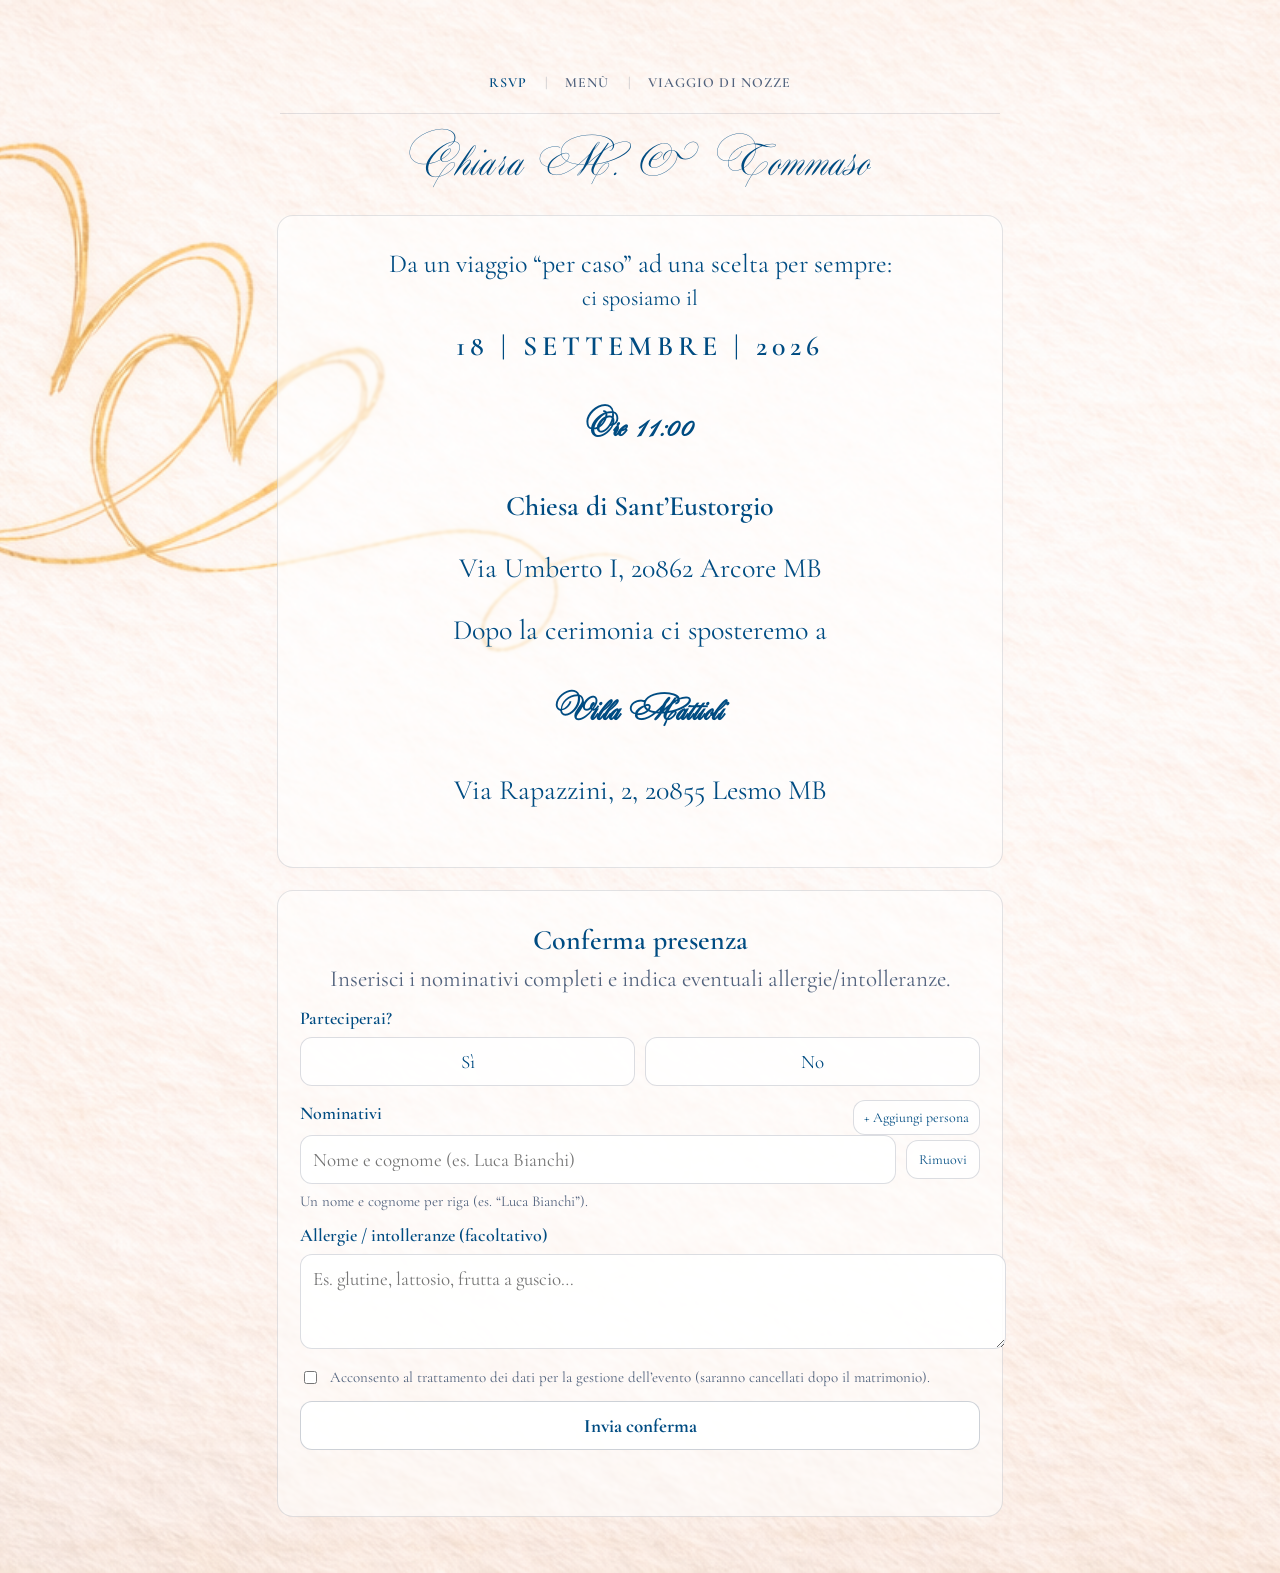
<file: index.html>
<!doctype html>
<html lang="it">
<head>
  <meta charset="utf-8" />
  <meta name="viewport" content="width=device-width,initial-scale=1" />
  <title>Chiara & Tommaso — 18 Settembre 2026</title>
  <meta name="robots" content="noindex,nofollow" />

  <!-- Cormorant Garamond -->
  <link rel="preconnect" href="https://fonts.googleapis.com">
  <link rel="preconnect" href="https://fonts.gstatic.com" crossorigin>
  <link href="https://fonts.googleapis.com/css2?family=Cormorant+Garamond:wght@300;400;500;600&family=Waterfall&display=swap" rel="stylesheet">

 <link rel="stylesheet" href="style.css?v=9003">
</head>

<body class="rsvp-page">

    <!-- HERO -->
<header class="hero">
<nav class="nav" aria-label="Navigazione">
  <a class="nav__link is-active" href="./">RSVP</a>
  <span class="nav__sep" aria-hidden="true">|</span>
  <a class="nav__link" href="menu.html">Menù</a>
  <span class="nav__sep" aria-hidden="true">|</span>
  <a class="nav__link" href="viaggio.html">Viaggio di nozze</a>
</nav>

  <!-- Monogramma + Cuori (avorio) -->

  <p class="names maratre">Chiara M. &amp; Tommaso</p>
</header>

    <!-- INVITO -->
    <section class="card">
      <p class="lead">Da un viaggio “per caso” ad una scelta per sempre:</p>
      <p class="lead2">ci sposiamo il</p>

      <p class="date">18 | SETTEMBRE | 2026</p>

      <div class="block">
        <p class="bold maratre">Ore 11:00</p>
        <p class="bold">Chiesa di Sant’Eustorgio</p>
        <p>Via Umberto I, 20862 Arcore MB</p>
      </div>

      <div class="block">
        <p>Dopo la cerimonia ci sposteremo a</p>
        <p class="bold maratre">Villa Mattioli</p>
        <p>Via Rapazzini, 2, 20855 Lesmo MB</p>
      </div>
    </section>

    <!-- RSVP -->
    <section class="card">
      <h2 class="title">Conferma presenza</h2>
      <p class="small">Inserisci i nominativi completi e indica eventuali allergie/intolleranze.</p>

      <form id="rsvpForm" class="form" autocomplete="on">
        <!-- Honeypot anti-spam (non compilare) -->
        <input type="text" name="website" id="website" class="hp" tabindex="-1" autocomplete="off" />

        <div class="row">
          <label class="label">Parteciperai?</label>
          <div class="segmented" role="group" aria-label="RSVP">
            <label class="seg">
              <input type="radio" name="rsvp" value="Sì" required>
              <span>Sì</span>
            </label>
            <label class="seg">
              <input type="radio" name="rsvp" value="No" required>
              <span>No</span>
            </label>
          </div>
        </div>

        <div class="row">
          <div class="between">
            <label class="label">Nominativi</label>
            <button type="button" class="btn ghost" id="addPerson">+ Aggiungi persona</button>
          </div>

          <div id="people" class="people"></div>
          <p class="hint">Un nome e cognome per riga (es. “Luca Bianchi”).</p>
        </div>

        <div class="row" id="allergieRow">
          <label class="label" for="allergie">Allergie / intolleranze (facoltativo)</label>
          <textarea class="input textarea" id="allergie" rows="3"
            placeholder="Es. glutine, lattosio, frutta a guscio…"></textarea>
        </div>

        <div class="row">
          <label class="check">
            <input type="checkbox" required />
            <span>Acconsento al trattamento dei dati per la gestione dell’evento (saranno cancellati dopo il matrimonio).</span>
          </label>
        </div>

        <button class="btn primary" type="submit" id="submitBtn">Invia conferma</button>
        <p class="status" id="status" aria-live="polite"></p>
      </form>
    </section>

  </main>

  <script src="script.js"></script>
</body>
</html>
</file>
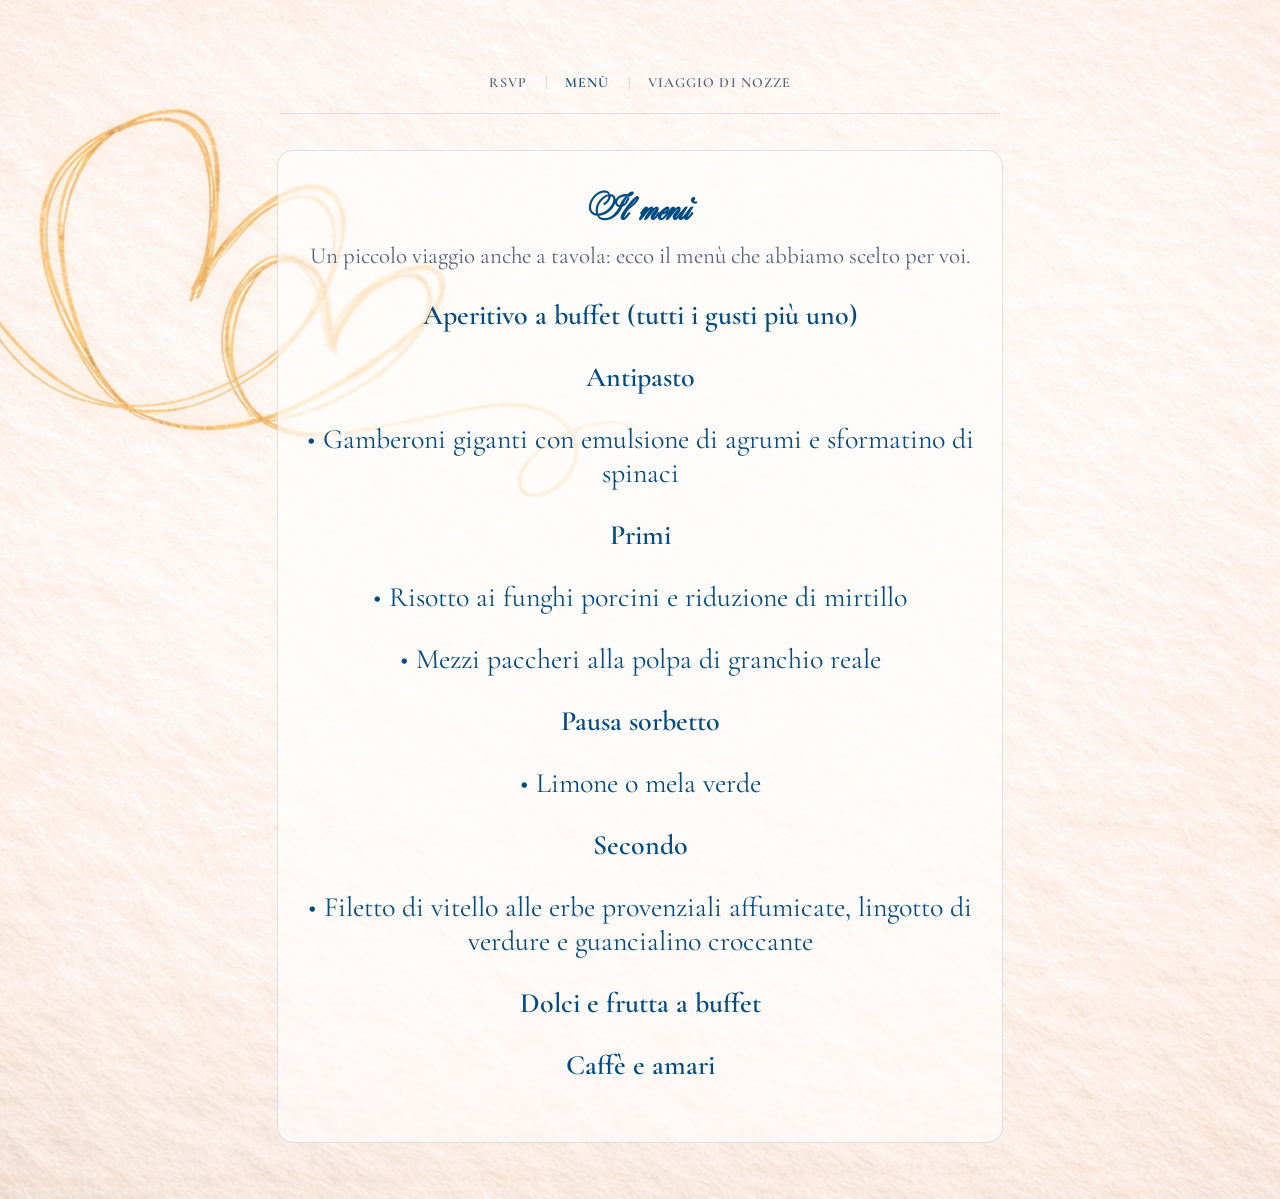
<file: menu.html>
<!doctype html>
<html lang="it">
<head>
  <meta charset="utf-8" />
  <meta name="viewport" content="width=device-width,initial-scale=1" />
  <title>Menù — Chiara & Tommaso</title>
  <meta name="robots" content="noindex,nofollow" />
  <link rel="preconnect" href="https://fonts.googleapis.com">
  <link rel="preconnect" href="https://fonts.gstatic.com" crossorigin>
  <link href="https://fonts.googleapis.com/css2?family=Cormorant+Garamond:wght@300;400;500;600&family=Waterfall&display=swap" rel="stylesheet">
  <link rel="stylesheet" href="style.css?v=9003">
</head>
  
<body class="rsvp-page">
    <header class="hero">
<nav class="nav" aria-label="Navigazione">
  <a class="nav__link" href="./">RSVP</a>
  <span class="nav__sep" aria-hidden="true">|</span>
  <a class="nav__link is-active" href="menu.html">Menù</a>
  <span class="nav__sep" aria-hidden="true">|</span>
  <a class="nav__link" href="viaggio.html">Viaggio di nozze</a>
</nav>
    </header>

    <section class="card">
      <h2 class="title maratre">Il menù</h2>
     <p class="small">Un piccolo viaggio anche a tavola: ecco il menù che abbiamo scelto per voi.</p>

      <!-- Esempio struttura -->
       <div class="block">
        <p class="bold">Aperitivo a buffet (tutti i gusti più uno)</p>
      </div>
      
      <div class="block">
        <p class="bold">Antipasto</p>
        <p>• Gamberoni giganti con emulsione di agrumi e sformatino di spinaci</p>
      </div>

      <div class="block">
        <p class="bold">Primi</p>
        <p>• Risotto ai funghi porcini e riduzione di mirtillo</p>
        <p>• Mezzi paccheri alla polpa di granchio reale</p>
      </div>

            <div class="block">
        <p class="bold">Pausa sorbetto</p>
        <p>• Limone o mela verde</p>
      </div>

      <div class="block">
        <p class="bold">Secondo</p>
        <p>• Filetto di vitello alle erbe provenziali affumicate, lingotto di verdure e guancialino croccante</p>
      </div>

      <div class="block">
        <p class="bold">Dolci e frutta a buffet</p>
      </div>

            <div class="block">
        <p class="bold">Caffè e amari</p>
      </div>
      
    </section>
  </main>
</body>
</html>
</file>
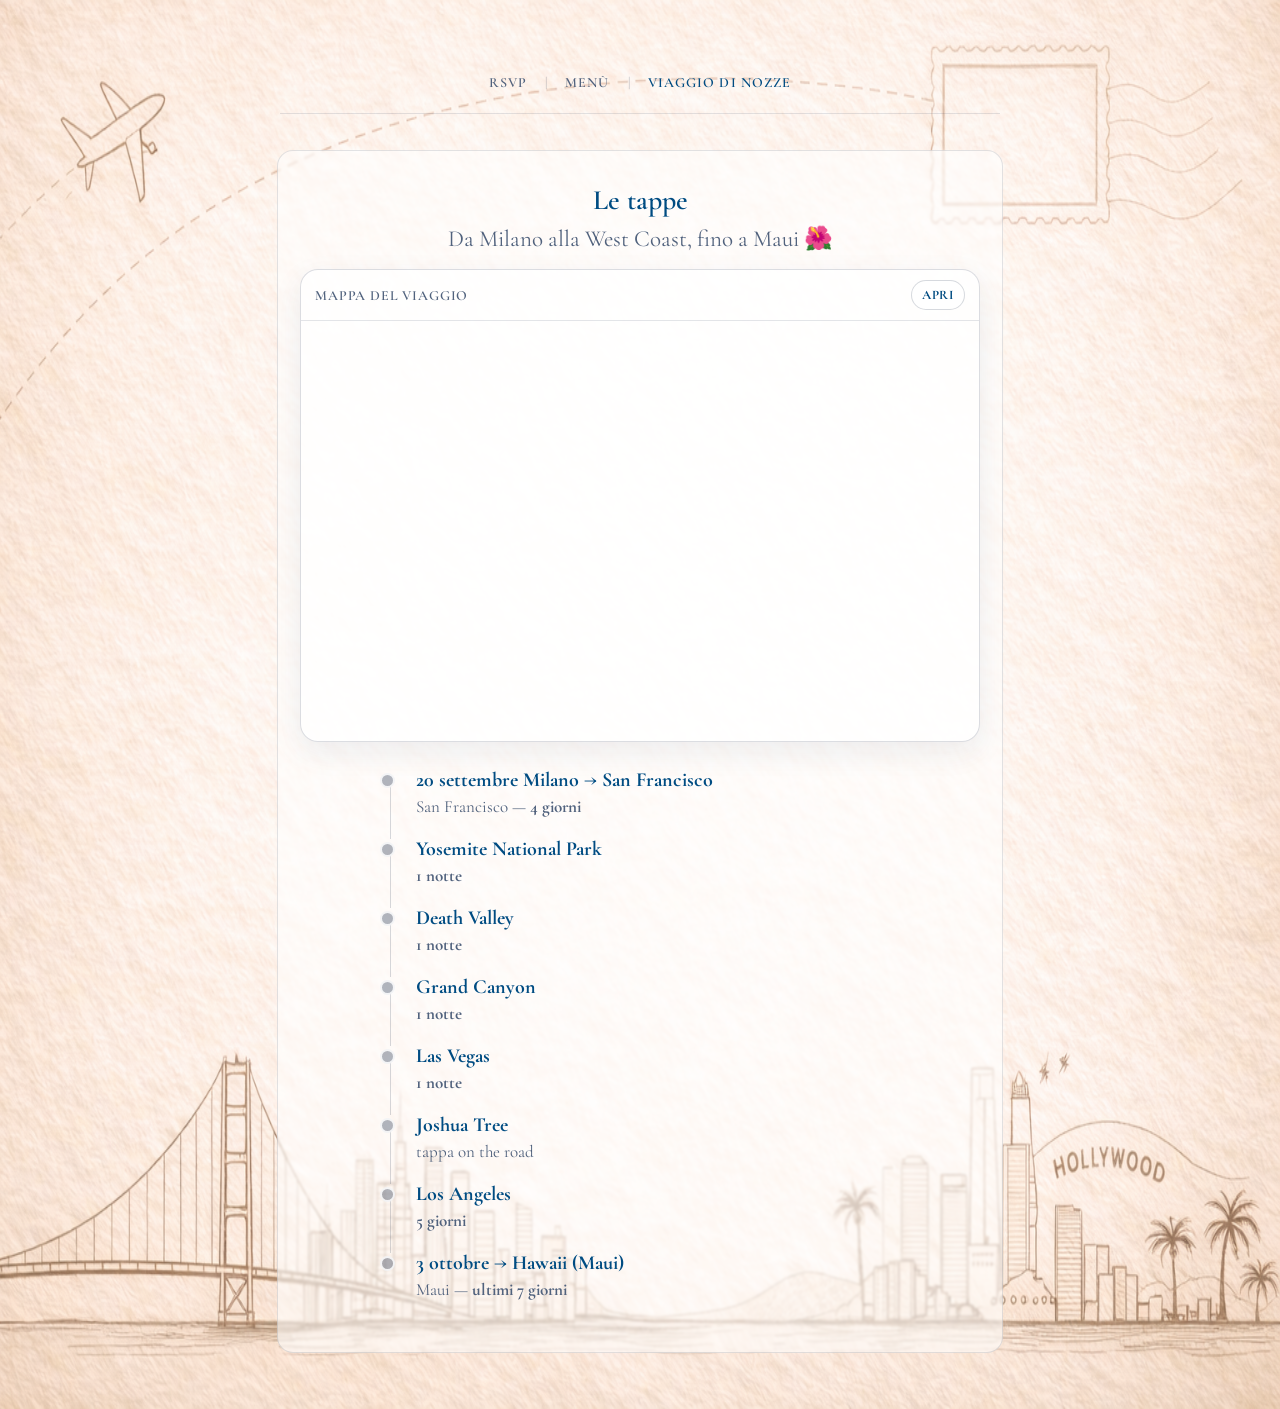
<file: viaggio.html>
<!doctype html>
<html lang="it">
<head>
  <meta charset="utf-8" />
  <meta name="viewport" content="width=device-width,initial-scale=1" />
  <title>Viaggio di nozze — Chiara & Tommaso</title>
  <meta name="robots" content="noindex,nofollow" />

  <link rel="preconnect" href="https://fonts.googleapis.com">
  <link rel="preconnect" href="https://fonts.gstatic.com" crossorigin>
  <link href="https://fonts.googleapis.com/css2?family=Cormorant+Garamond:wght@300;400;500;600&family=Waterfall&display=swap" rel="stylesheet">

  <link rel="stylesheet" href="style.css?v=9003">
</head>

<body class="viaggio-page">

    <header class="hero">
      <nav class="nav" aria-label="Navigazione">
        <a class="nav__link" href="./">RSVP</a>
        <span class="nav__sep" aria-hidden="true">|</span>
        <a class="nav__link" href="menu.html">Menù</a>
        <span class="nav__sep" aria-hidden="true">|</span>
        <a class="nav__link is-active" href="viaggio.html">Viaggio di nozze</a>
      </nav>
    </header>

    <section class="card">
      <h2 class="title">Le tappe</h2>
      <p class="small">Da Milano alla West Coast, fino a Maui 🌺</p>

      <!-- MAPPA -->
<div class="mapWrap">
  <div class="mapBar">
  <span class="mapLabel">Mappa del viaggio</span>
  <a class="mapLink" href="https://www.google.com/maps/d/edit?mid=1xHq2xjoZoTZoPcj5ofC-mx36na9BUgY&usp=sharing" target="_blank" rel="noopener">Apri</a>
</div>
  <iframe
    src="https://www.google.com/maps/d/u/0/embed?mid=1xHq2xjoZoTZoPcj5ofC-mx36na9BUgY"
    loading="lazy"
    referrerpolicy="no-referrer-when-downgrade"
    aria-label="Mappa viaggio di nozze">
  </iframe>
</div>

      <!-- TIMELINE -->
      <div class="trip">

        <div class="stop">
          <div class="stop__pin"></div>
          <div class="stop__content">
            <p class="stop__place"><strong> 20 settembre Milano → San Francisco</strong></p>
            <p class="stop__meta">San Francisco — <strong>4 giorni</strong></p>
          </div>
        </div>

        <div class="stop">
          <div class="stop__pin"></div>
          <div class="stop__content">
            <p class="stop__place"><strong>Yosemite National Park</strong></p>
            <p class="stop__meta"><strong>1 notte</strong></p>
          </div>
        </div>

        <div class="stop">
          <div class="stop__pin"></div>
          <div class="stop__content">
            <p class="stop__place"><strong>Death Valley</strong></p>
            <p class="stop__meta"><strong>1 notte</strong></p>
          </div>
        </div>

        <div class="stop">
          <div class="stop__pin"></div>
          <div class="stop__content">
            <p class="stop__place"><strong>Grand Canyon</strong></p>
            <p class="stop__meta"><strong>1 notte</strong></p>
          </div>
        </div>

        <div class="stop">
          <div class="stop__pin"></div>
          <div class="stop__content">
            <p class="stop__place"><strong>Las Vegas</strong></p>
            <p class="stop__meta"><strong>1 notte</strong></p>
          </div>
        </div>

        <div class="stop">
          <div class="stop__pin"></div>
          <div class="stop__content">
            <p class="stop__place"><strong>Joshua Tree</strong></p>
            <p class="stop__meta">tappa on the road</p>
          </div>
        </div>

        <div class="stop">
          <div class="stop__pin"></div>
          <div class="stop__content">
            <p class="stop__place"><strong>Los Angeles</strong></p>
            <p class="stop__meta"><strong>5 giorni</strong></p>
          </div>
        </div>

        <div class="stop">
          <div class="stop__pin"></div>
          <div class="stop__content">
            <p class="stop__place"><strong>3 ottobre → Hawaii (Maui)</strong></p>
            <p class="stop__meta">Maui — <strong>ultimi 7 giorni</strong></p>
          </div>
        </div>

    </section>

  </main>
</body>
</html>
</file>
<file: style.css>
:root{
  --ink:#004c82;
  --muted:#51627d;
  --paper:#fbfbfb;
  --ivory:#F4E9D6;
  --card:rgba(255,255,255,.66);
  --line:rgba(31,47,74,.16);
  
  /* ...le tue variabili esistenti... */

  /* Scala tipografica (3 livelli) */
  --fs-lg: 30px;   /* titoli / frasi principali */
  --fs-md: 25px;   /* testo base */
  --fs-sm: 20px;   /* descrizioni / helper */
}
}

*{
  box-sizing:border-box;
}

@font-face{
  font-family:"Maratre";
  src:url("assets/fonts/Maratre/Maratre.otf") format("opentype");
  font-weight:400;
  font-style:normal;
  font-display:swap;
}

html{
  min-height:100%;
}

body{
  margin:0;
  padding:56px 18px;
  min-height:100vh;
  color:var(--ink);
  font-family:"Cormorant Garamond", serif;
  background-color:#f6efe6;
  background-repeat:no-repeat;
  background-position:top center;
  background-size:cover;
  overflow-x:hidden;

  display:flex;
  flex-direction:column;
  align-items:center;
  gap:22px;
}

/* RSVP + MENU */
body.rsvp-page,
body.bg-rsvp,
body.bg-menu{
  background-image:url("assets/img/sfondo-rsvp-webp.png");
}

/* VIAGGIO */
body.viaggio-page,
body.bg-viaggio{
  background-image:url("assets/img/sfondo-viaggio-webp.png");
}

/* MOBILE */
@media (max-width:820px), (orientation:portrait){
  body{
    padding:40px 16px;
    background-size:cover;
  }

  body.rsvp-page,
  body.bg-rsvp,
  body.bg-menu{
    background-image:url("assets/img/sfondo-rsvp-mobile.png");
    background-position:center 28%;
  }

  body.viaggio-page,
  body.bg-viaggio{
    background-image:url("assets/img/sfondo-viaggio-mobile.png");
    background-size:100% 100%;
    background-position:top center;
  }
}

/* TYPOGRAPHY */

.maratre{
  font-family:"Maratre","Cormorant Garamond",serif !important;
  letter-spacing:.02em !important;
  line-height:1.2 !important;
}

.names.maratre{
  font-size:clamp(44px, 4.8vw, 66px) !important;
  line-height:1.05 !important;
}

.title.maratre{
  font-size:clamp(28px, 3.4vw, 38px) !important;
}

.block .maratre,
.bold.maratre{
  font-size:clamp(19px, 2.2vw, 25px) !important;
}

/* HEADER + NAV */

.hero{
  width:min(720px, 100%);
  text-align:center;
  margin:0 auto;
}

.nav{
  display:flex;
  justify-content:center;
  align-items:center;
  gap:14px;
  margin:0 auto 14px;
  padding:10px 0 14px;
  width:min(720px, 100%);
  border-bottom:1px solid rgba(31,47,74,.12);
}

.nav__link{
  text-decoration:none;
  color:var(--muted);
  font-weight:600;
  letter-spacing:.08em;
  text-transform:uppercase;
  font-size:14px;
  padding:8px 4px;
}

.nav__sep{
  color:rgba(31,47,74,.32);
  font-size:14px;
}

.nav__link.is-active,
.nav__link:hover{
  color:var(--ink);
}

.names{
  margin:0;
  color:var(--ink);
}

.surnames{
  margin:10px 0 0;
  letter-spacing:.18em;
  text-transform:uppercase;
  font-weight:600;
  color:var(--ink);
  font-size:16px;
}

.surnames .dot{
  margin:0 .6em;
  opacity:.6;
}

/* CARD */

.card{
  width:min(680px, 100%);
  text-align:center;
  padding:32px 22px;
  background:rgba(255,255,255,.56);
  border-radius:16px;
  border:1px solid rgba(31,47,74,.13);
  backdrop-filter:blur(.8px);
  -webkit-backdrop-filter:blur(.8px);
  margin-left:auto;
  margin-right:auto;
}

.lead{
  font-size:26px;
  margin:0 0 6px;
}

.lead2{
  font-size:22px;
  margin:0 0 18px;
}

.date{
  letter-spacing:.18em;
  font-weight:600;
  margin:0 0 26px;
  font-size:20px;
}

.block{
  margin:18px 0 0;
  font-size:22px;
}

.bold{
  font-weight:600;
}

.title{
  font-size:24px;
  margin:0 0 8px;
  font-weight:600;
}

.small{
  margin:0 0 12px;
  color:var(--muted);
  font-size:18px;
}

/* FORM */

.form{
  text-align:left;
  margin-top:14px;
}

.hp{
  position:absolute;
  left:-9999px;
  opacity:0;
  pointer-events:none;
}

.row{
  margin:14px 0;
}

.label{
  display:block;
  font-size:18px;
  margin:0 0 8px;
  font-weight:600;
  color:var(--ink);
}

.input{
  width:100%;
  padding:12px;
  border-radius:12px;
  border:1px solid var(--line);
  background:rgba(255,255,255,.88);
  font-family:inherit;
  font-size:19px;
  color:var(--ink);
  outline:none;
}

.textarea{
  resize:vertical;
}

.segmented{
  display:flex;
  gap:10px;
}

.seg{
  flex:1;
  border:1px solid var(--line);
  border-radius:12px;
  overflow:hidden;
  background:rgba(255,255,255,.75);
}

.seg input{
  display:none;
}

.seg span{
  display:block;
  padding:12px 10px;
  text-align:center;
  cursor:pointer;
  font-size:19px;
}

.seg input:checked + span{
  background:rgba(31,47,74,.08);
  font-weight:700;
}

.between{
  display:flex;
  align-items:center;
  justify-content:space-between;
  gap:12px;
}

.people{
  display:flex;
  flex-direction:column;
  gap:10px;
}

.personRow{
  display:flex;
  gap:10px;
  align-items:center;
}

.personRow .input{
  flex:1;
}

button,
.btn{
  -webkit-appearance:none;
  appearance:none;
}

.btn{
  border:1px solid var(--line);
  background:rgba(255,255,255,.78);
  padding:10px 12px;
  border-radius:12px;
  cursor:pointer;
  font-family:inherit;
  font-size:17px;
  color:var(--ink) !important;
  -webkit-text-fill-color:var(--ink) !important;
}

.btn.primary{
  width:100%;
  padding:12px 14px;
  font-size:19px;
  font-weight:700;
  background-color:rgba(255,255,255,.92) !important;
  border:1px solid rgba(31,47,74,.22) !important;
}

.btn.primary:disabled{
  opacity:.7;
}

.btn.ghost{
  padding:8px 10px;
  font-size:14px;
}

.btn.danger{
  padding:10px 12px;
  font-size:14px;
}

.hint{
  margin:8px 0 0;
  color:var(--muted);
  font-size:15px;
}

.check{
  display:flex;
  gap:10px;
  align-items:flex-start;
  font-size:15px;
  color:var(--muted);
}

.status{
  margin:12px 0 0;
  text-align:center;
  font-size:16px;
  min-height:22px;
}

/* MAPPA */

.mapWrap{
  margin:16px 0 0;
  border:1px solid rgba(31,47,74,.16);
  border-radius:18px;
  overflow:hidden;
  background:rgba(255,255,255,.72);
  box-shadow:0 10px 30px rgba(31,47,74,.08);
}

.mapBar{
  display:flex;
  justify-content:space-between;
  align-items:center;
  padding:10px 14px;
  border-bottom:1px solid rgba(31,47,74,.12);
  color:var(--muted);
  font-size:14px;
}

.mapLabel{
  letter-spacing:.06em;
  text-transform:uppercase;
  font-weight:600;
}

.mapLink{
  text-decoration:none;
  color:var(--ink);
  font-weight:700;
  letter-spacing:.06em;
  text-transform:uppercase;
  font-size:13px;
  padding:6px 10px;
  border:1px solid rgba(31,47,74,.18);
  border-radius:999px;
  background:rgba(255,255,255,.65);
}

.mapWrap iframe{
  width:100%;
  height:420px;
  border:0;
  display:block;
}

/* VIAGGIO / TIMELINE */

.trip{
  margin:26px auto 0;
  width:100%;
  max-width:520px;
  text-align:left;
  position:relative;
}

.stop{
  display:grid;
  grid-template-columns:22px 1fr;
  gap:14px;
  position:relative;
  padding:0 0 18px;
}

.stop:not(:last-child)::before{
  content:"";
  position:absolute;
  left:10px;
  top:18px;
  bottom:-2px;
  width:1px;
  background:rgba(31,47,74,.18);
}

.stop__pin{
  width:11px;
  height:11px;
  border-radius:999px;
  background:rgba(31,47,74,.35);
  border:2px solid rgba(255,255,255,.85);
  margin-top:5px;
  position:relative;
  z-index:1;
}

.stop__content{
  padding-bottom:2px;
}

.stop__place{
  margin:0;
  font-size:20px;
}

.stop__meta{
  margin:4px 0 0;
  color:var(--muted);
  font-size:17px;
}

/* MOBILE */

@media (max-width:420px){
  .lead{
    font-size:22px;
  }

  .lead2{
    font-size:18px;
  }

  .block{
    font-size:24px;
  }

  .date{
    font-size:24px;
  }

  .names.maratre{
    font-size:46px !important;
  }

  .title.maratre{
    font-size:40px !important;
  }

  .block .maratre,
  .bold.maratre{
    font-size:40px !important;
    line-height:1.15 !important;
  }

  .card{
    padding:28px 18px;
  }

  .nav{
    gap:10px;
  }

  .nav__link{
    font-size:12px;
  }

  .mapWrap iframe{
    height:340px;
  }
}







/* ===== CORREZIONI FINALI SFONDI + LEGGIBILITÀ ===== */

/* 1–2. Cuori RSVP e Menu coerenti e meno alti da mobile */
body.rsvp-page,
body.bg-rsvp,
body.bg-menu{
  background-size: cover;
  background-position: top center;
}

@media (max-width:820px), (orientation:portrait){
  body.rsvp-page,
  body.bg-rsvp,
  body.bg-menu{
    background-size: cover;
    background-position: center 34%;
  }
}

/* 3. Card più trasparenti da mobile */
@media (max-width:820px), (orientation:portrait){
  .card{
    background: rgba(255,255,255,.50);
    backdrop-filter: blur(1px);
    -webkit-backdrop-filter: blur(1px);
  }
}

/* 4. Testi importanti più leggibili */
.block,
.block p,
.bold,
.title,
.date{
  font-size: clamp(22px, 2.4vw, 28px);
}

.small{
  font-size: clamp(19px, 2vw, 23px);
}

@media (max-width:420px){
  .block,
  .block p,
  .bold,
  .title,
  .date{
    font-size: 22px;
  }

  .small{
    font-size: 19px;
  }
}





/* ===== FIX DEFINITIVO MOBILE + SFONDI ===== */

/* RSVP e MENU: niente deformazione dei cuori */
body.rsvp-page{
  background-size: cover !important;
  background-position: top center !important;
}

/* Mobile: cuori più bassi */
@media (max-width:820px), (orientation:portrait){
  body.rsvp-page{
    background-size: cover !important;
    background-position: center 42% !important;
  }
}

/* Viaggio: immagine distribuita lungo tutta la pagina */
body.viaggio-page{
  background-size: 100% 100% !important;
  background-position: top center !important;
  background-repeat: no-repeat !important;
}

/* Card più trasparenti da mobile */
@media (max-width:820px), (orientation:portrait){
  .card{
    background: rgba(255,255,255,.42) !important;
    backdrop-filter: blur(.6px) !important;
    -webkit-backdrop-filter: blur(.6px) !important;
  }
}

/* Testi importanti più grandi */
.block .maratre,
.bold.maratre{
  font-size: 40px !important;
  line-height: 1.15 !important;
}

.title.maratre{
  font-size: 46px !important;
  line-height: 1.1 !important;
}

@media (max-width:420px){
  .block .maratre,
  .bold.maratre{
    font-size: 40px !important;
  }

  .title.maratre{
    font-size: 46px !important;
  }

/* ===== FIX CUORI MOBILE RSVP + MENU ===== */

@media (max-width:820px), (orientation:portrait){
  body.rsvp-page,
  body.bg-rsvp,
  body.bg-menu{
    background-image:url("assets/img/sfondo-rsvp-mobile.png") !important;

    /* mantiene i cuori grandi come nel menu, ma senza schiacciarli */
    background-size:125% auto !important;

    /* stessa altezza di RSVP, ma più centrati come menu */
    background-position:center 84px !important;

    background-repeat:no-repeat !important;
    background-color:#f6efe6 !important;
  }
}

.card{
  font-size: var(--fs-text);
  line-height: 1.25;
}

.title{ font-size: var(--fs-title); }
.lead, .lead2{ font-size: var(--fs-title); }

.block, .date{ font-size: var(--fs-text); }

.small, .hint, .check, .label{ font-size: var(--fs-help); }

.input, .seg span{ font-size: var(--fs-text); }
.btn{ font-size: var(--fs-help); }
.btn.primary{ font-size: var(--fs-text); }
</file>
